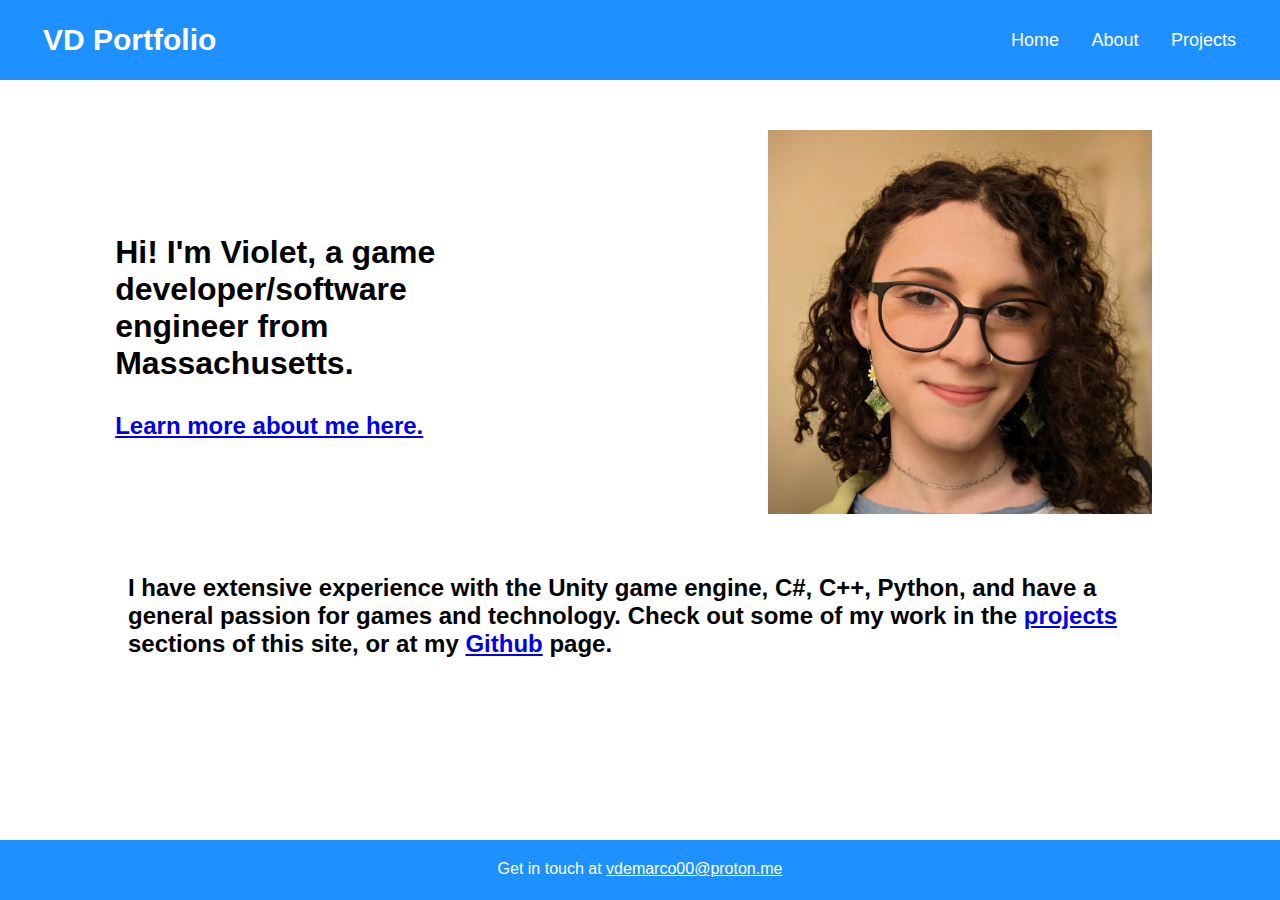
<file: index.html>
<!DOCTYPE html>
<html lang="en">
<head>
<title>VD Portfolio</title>
<link href="style.css" rel="stylesheet">
<meta charset="utf-8">
<meta  name="viewport" content="width=device-width, initial-scale=1.0">
<meta name="description" content="My portfolio website!">
</head>

<body>

<nav>
  <label class="logo"><a href="index.html">VD Portfolio</a></label>
  <ul>
    <li><a href="index.html">Home</a></li>
    <li><a href="about.html">About</a></li>
    <li><a href="projects.html">Projects</a></li>
  </ul>
</nav>
<div class="navspace"></div>
<div class="content">
    <div class="intro">
        <div>
            <h1 class="introText">Hi! I'm Violet, a game developer/software engineer from Massachusetts.</h1>
            <h2 class="abtLink"><a href="about.html">Learn more about me here.</a></h2>
        </div>
        <img class="headerImg" src="images/general/headerImg.jpg" alt="me">
    </div>
    <h2 class="desc1">I have extensive experience with the Unity game engine, C#, C++, Python, and have a general passion for games and technology. 
        Check out some of my work in the <a href="projects.html">projects</a> sections of this site, or at my <a href="https://github.com/vdemarco00/">Github</a> page.
    </h2>
</div>

<footer>
    Get in touch at <a href="mailto:vdemarco00@proton.me">vdemarco00@proton.me</a>
</footer>
</body>

</html>
</file>
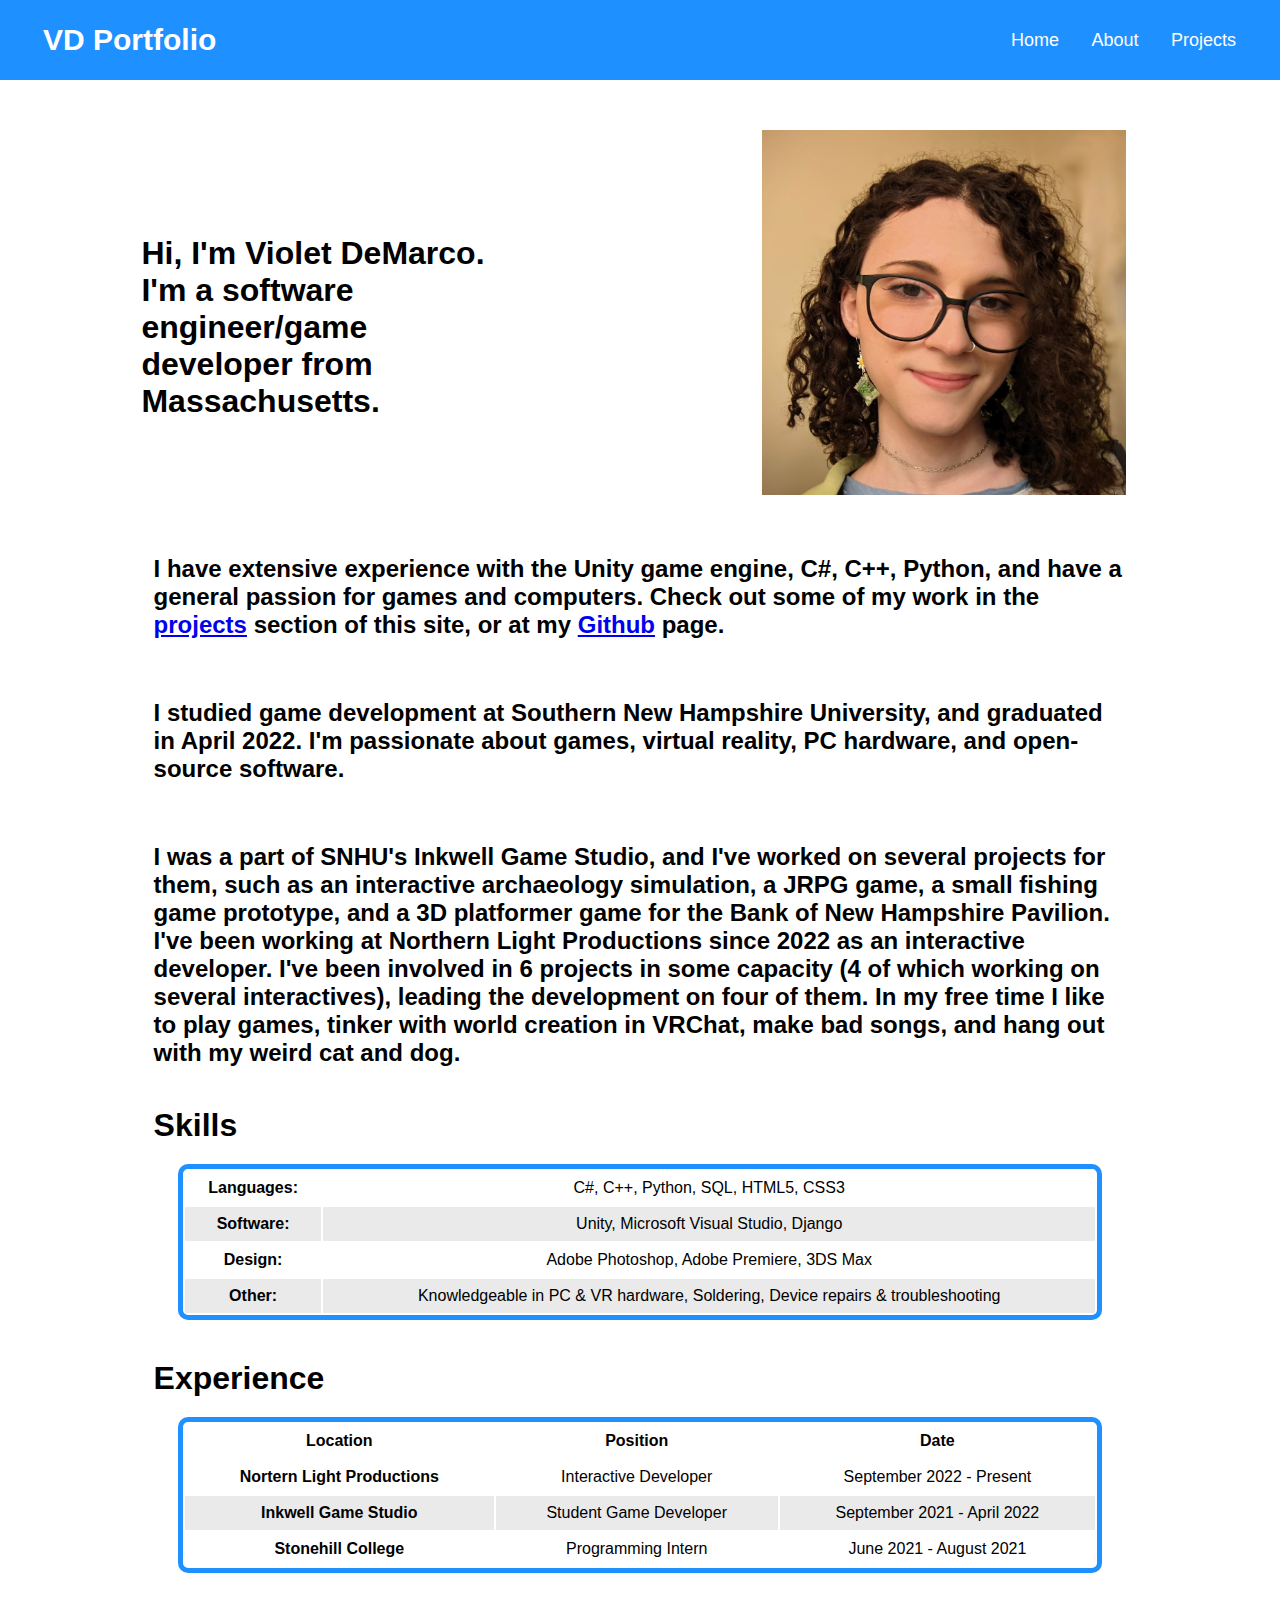
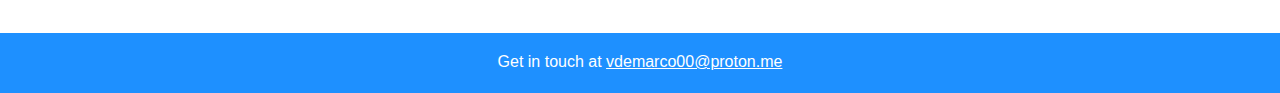
<file: about.html>
<!DOCTYPE html>
<html lang="en">
<head>
<title>VD Portfolio</title>
<link href="style.css" rel="stylesheet">
<meta charset="utf-8">
<meta  name="viewport" content="width=device-width, initial-scale=1.0">
<meta name="description" content="My portfolio website!">

</head>

<body>

<nav>
  <label class="logo"><a href="index.html">VD Portfolio</a></label>
  <ul>
    <li><a href="index.html">Home</a></li>
    <li><a href="about.html">About</a></li>
    <li><a href="projects.html">Projects</a></li>
  </ul>
</nav>
<div class="navspace"></div>
<div class="aboutContent">
    <div class="intro">
      <div>
        <h1 class="introText">Hi, I'm Violet DeMarco. I'm a software engineer/game developer from Massachusetts.</h1>
      </div>
      <img class="headerImg" src="images/general/headerImg.jpg" alt="me">
    </div>
    <h2 class="desc1">
      I have extensive experience with the Unity game engine, C#, C++, Python, and have a general passion for games and computers. 
      Check out some of my work in the <a href="projects.html">projects</a> section of this site, or at my <a href="https://github.com/vdemarco00/">Github</a> page.
    </h2>
    <h2 class="desc1">
      I studied game development at Southern New Hampshire University, and graduated in April 2022. 
      I'm passionate about games, virtual reality, PC hardware, and open-source software.
    </h2>
    <h2 class="desc1">
      I was a part of SNHU's Inkwell Game Studio, and I've worked on several projects for them, 
      such as an interactive archaeology simulation, a JRPG game, a small fishing game prototype, 
      and a 3D platformer game for the Bank of New Hampshire Pavilion. I've been working at Northern Light Productions
      since 2022 as an interactive developer. I've been involved in 6 projects in some capacity (4 of which working on several interactives), 
      leading the development on four of them. 
      
      In my free time I like to play games, tinker with world creation in VRChat, make bad songs, and 
      hang out with my weird cat and dog.
    </h2>
    <div class="tableContainer">
      <h1>Skills</h1>
      <table border="1">
        <tr>
          <th>Languages:</th>
          <td>C#, C++, Python, SQL, HTML5, CSS3</td>
        </tr>
        <tr class="altrow">
          <th>Software:</th>
          <td>Unity, Microsoft Visual Studio, Django</td>
        </tr>
        <tr>
          <th>Design:</th>
          <td>Adobe Photoshop, Adobe Premiere, 3DS Max</td>
        </tr>
        <tr class="altrow">
          <th>Other:</th>
          <td>Knowledgeable in PC & VR hardware, Soldering, Device repairs & troubleshooting</td>
        </tr>
      </table>
    </div>
        <div class="tableContainer">
      <h1>Experience</h1>
      <table border="1">
        <tr>
          <th>Location</th>
          <th>Position</th>
          <th>Date</th>
        </tr>
        <tr>
          <th>Nortern Light Productions</th>
          <td>Interactive Developer</td>
          <td>September 2022 - Present</td>
        </tr>
        <tr class="altrow">
          <th>Inkwell Game Studio</th>
          <td>Student Game Developer</td>
          <td>September 2021 - April 2022</td>
        </tr>
        <tr>
          <th>Stonehill College</th>
          <td>Programming Intern</td>
          <td>June 2021 - August 2021</td>
        </tr>
      </table>
    </div>
    
</div>

<footer>
  Get in touch at <a href="mailto:vdemarco00@proton.me">vdemarco00@proton.me</a>
</footer>
</body>

</html>
</file>
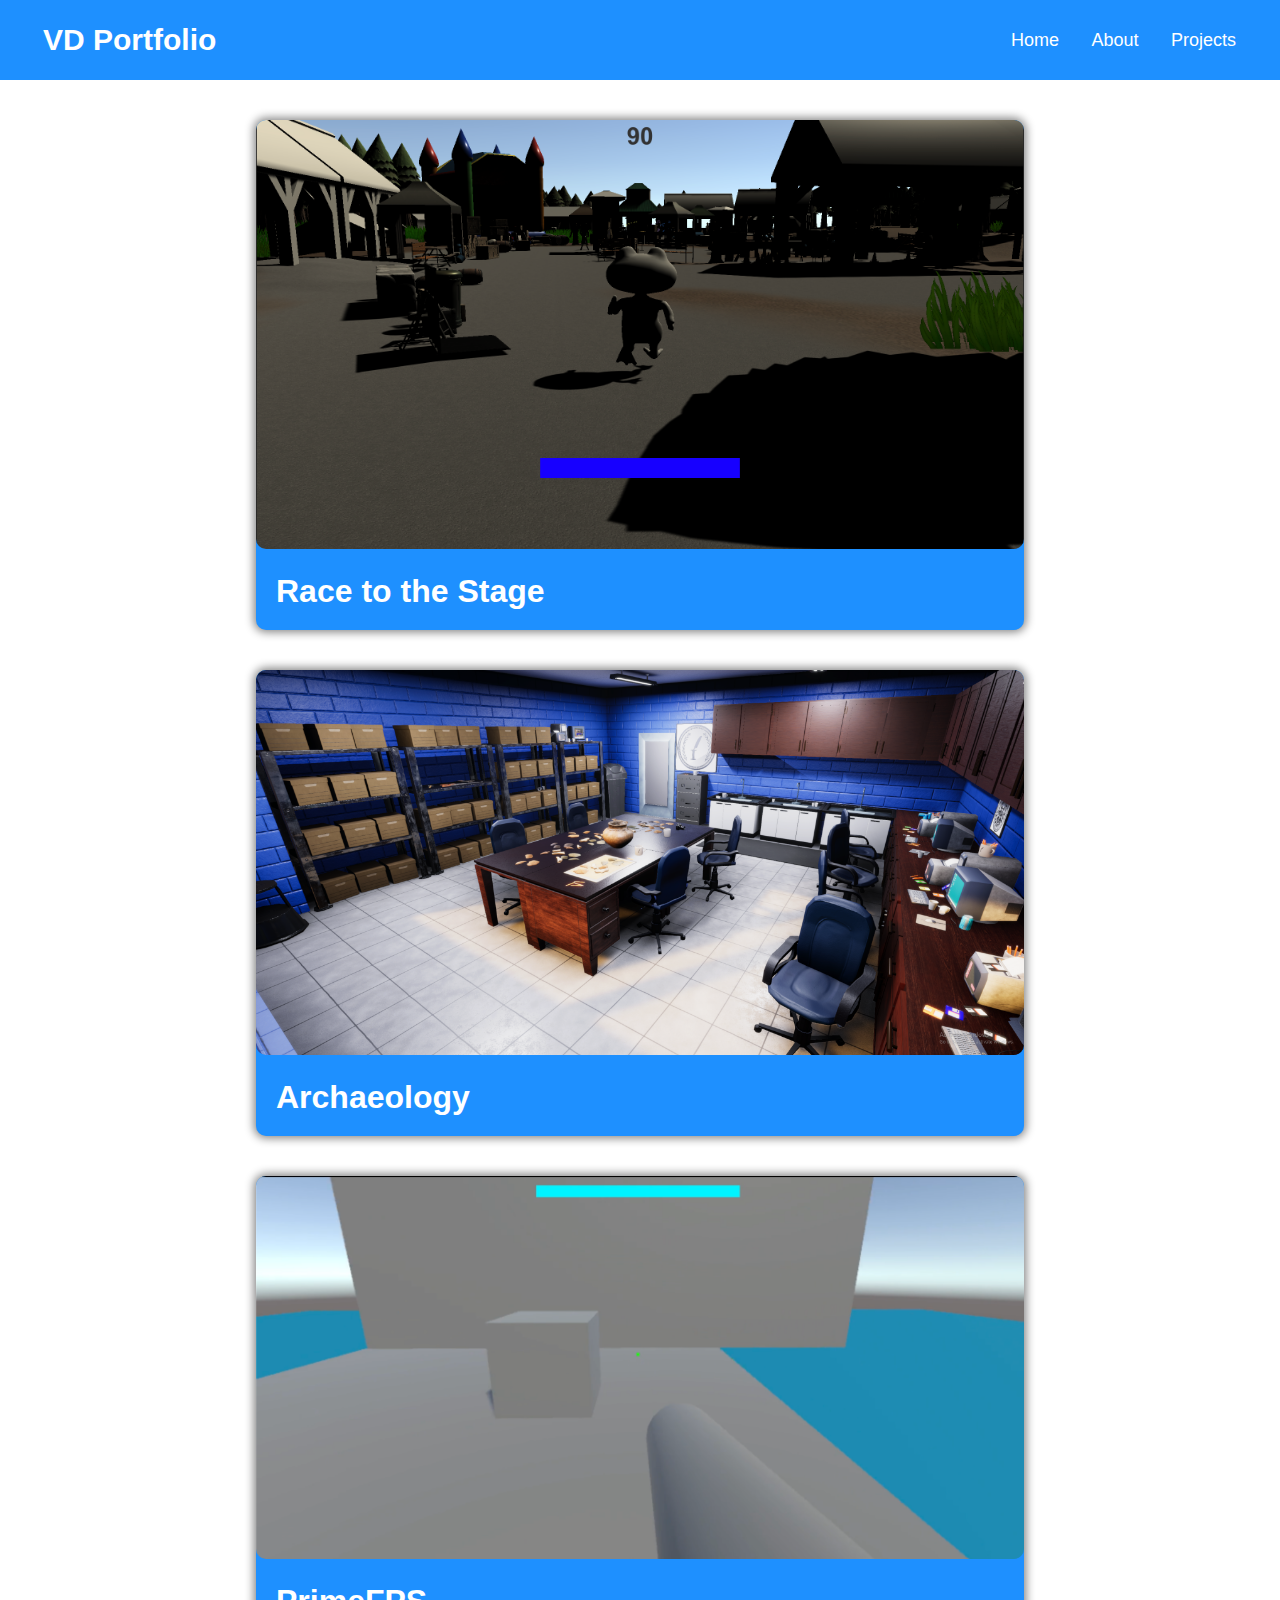
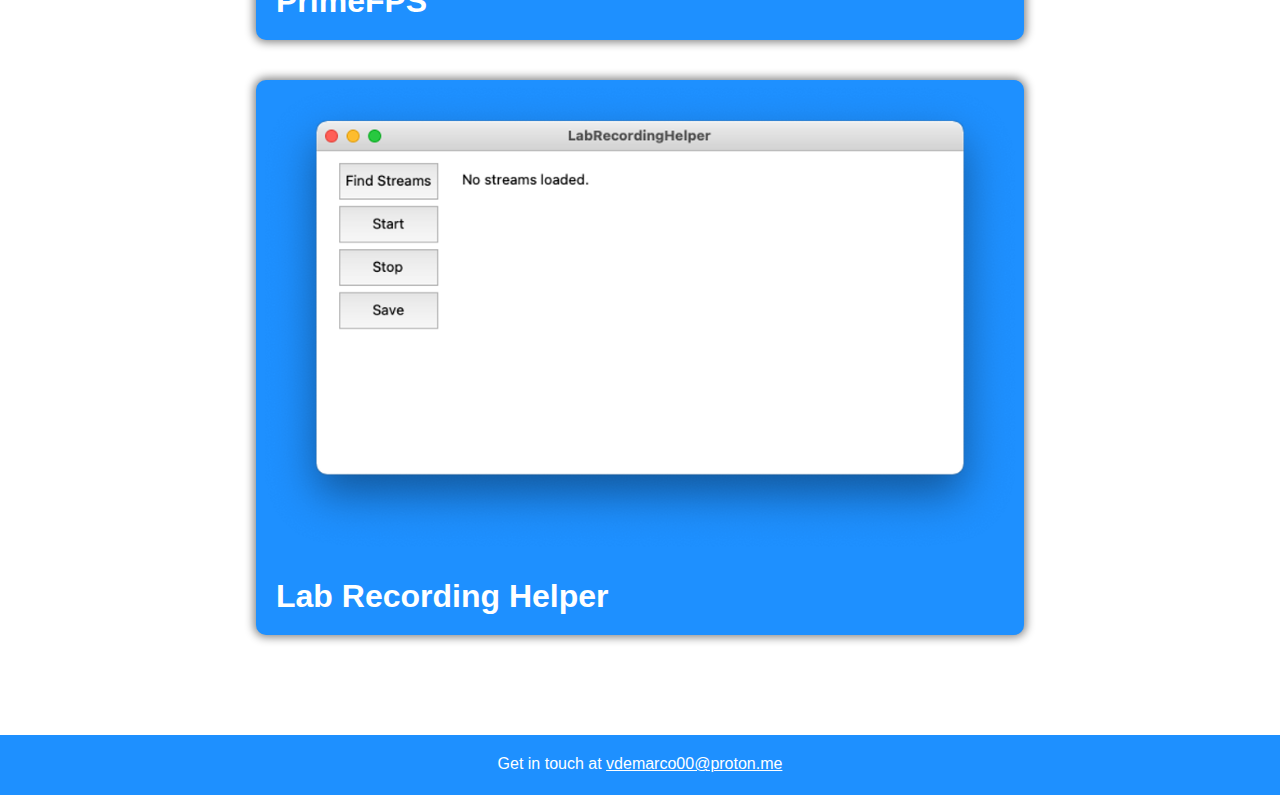
<file: projects.html>
<!DOCTYPE html>
<html lang="en">
<head>
<title>VD Portfolio</title>
<link href="style.css" rel="stylesheet">
<meta charset="utf-8">
<meta  name="viewport" content="width=device-width, initial-scale=1.0">
<meta name="description" content="My portfolio website!">

</head>

<body>

<nav>
  <label class="logo"><a href="index.html">VD Portfolio</a></label>
  <ul>
    <li><a href="index.html">Home</a></li>
    <li><a href="about.html">About</a></li>
    <li><a href="projects.html">Projects</a></li>
  </ul>
</nav>
<div class="navspace"></div>
<div class="content">
    <div class="projectContainer">
      <img src="images/rtts/rtts1.png" alt="rtts">
        <a href="project-pages/rtts.html">
          <h1>Race to the Stage</h1>
        </a>
    </div>
    <div class="projectContainer">
      <img src="images/arch/archImg1.png" alt="arch">
        <a href="project-pages/arch.html">
          <h1>Archaeology</h1>
        </a>
    </div>
    <div class="projectContainer">
      <img src="images/pfps/pfps1.png" alt="pfps">
        <a href="project-pages/pFPS.html">
          <h1>PrimeFPS</h1>
        </a>
    </div>
    <div class="projectContainer">
      <img src="images/lrh/lrh1.png" alt="lrh">
        <a href="project-pages/lrh.html">
          <h1>Lab Recording Helper</h1>
        </a>
    </div>
</div>

<footer>
  Get in touch at <a href="mailto:vdemarco00@proton.me">vdemarco00@proton.me</a>
</footer>
</body>

</html>
</file>
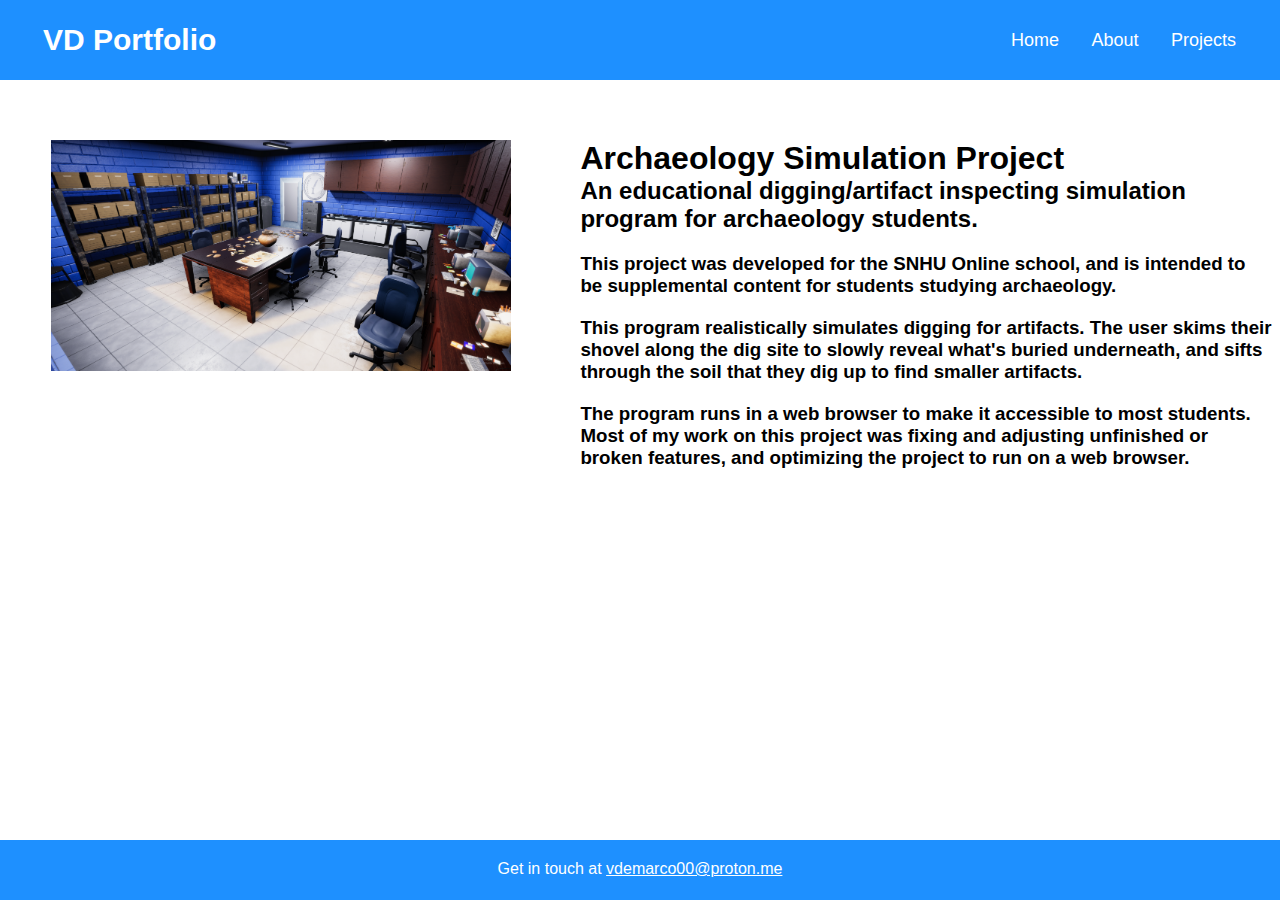
<file: project-pages/arch.html>
<!DOCTYPE html>
<html lang="en">
<head>
<title>VD Portfolio</title>
<link href="../style.css" rel="stylesheet">
<meta charset="utf-8">
<meta  name="viewport" content="width=device-width, initial-scale=1.0">
<meta name="description" content="My portfolio website!">

</head>

<body>

<nav>
  <label class="logo"><a href="../index.html">VD Portfolio</a></label>
  <ul>
    <li><a href="../index.html">Home</a></li>
    <li><a href="../about.html">About</a></li>
    <li><a href="../projects.html">Projects</a></li>
  </ul>
</nav>
<div class="navspace"></div>
<div class="gameContent">
    <img src="../images/arch/archImg1.png" alt="Screenshot from the game.">
    <div class="gameContent1">
        <h1>Archaeology Simulation Project</h1>
        <h2>An educational digging/artifact inspecting simulation program for archaeology students.</h2>
        <h3>
            This project was developed for the SNHU Online school, and is intended to be supplemental content for students studying
            archaeology.
        </h3>
        <h3>
            This program realistically simulates digging for artifacts. The user skims their shovel along the dig site to
            slowly reveal what's buried underneath, and sifts through the soil that they dig up to find smaller artifacts.
        </h3>
        <h3>
            The program runs in a web browser to make it accessible to most students. Most of my work on this project was fixing and adjusting unfinished 
            or broken features, and optimizing the project to run on a web browser.
        </h3>
    </div>
</div>

<footer>
    Get in touch at <a href="mailto:vdemarco00@proton.me">vdemarco00@proton.me</a>
</footer>
</body>

</html>
</file>
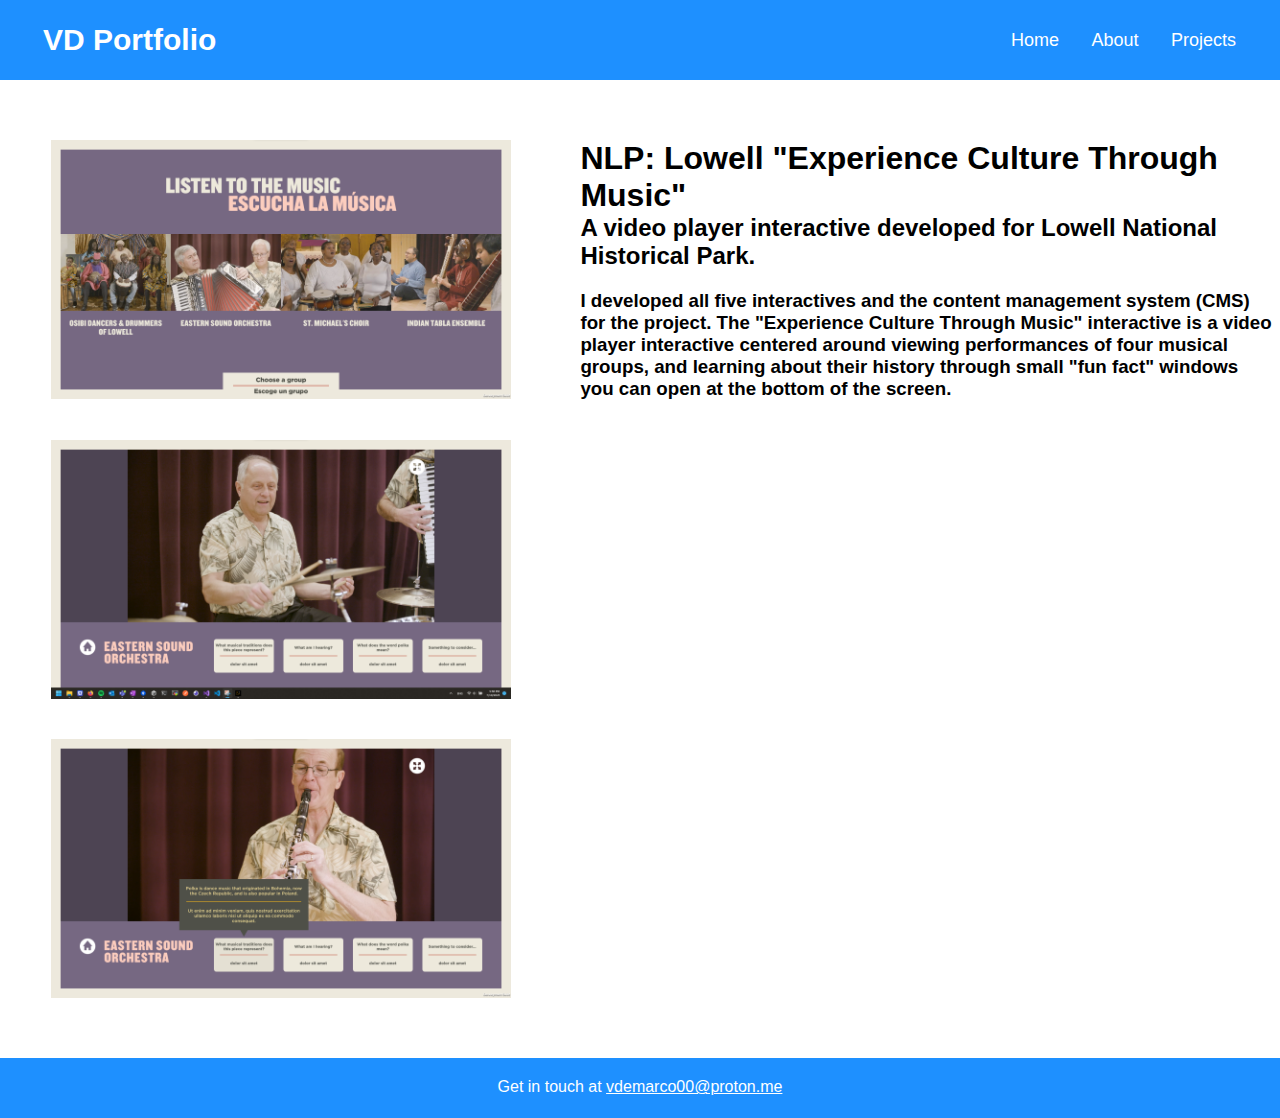
<file: project-pages/lowe-ecm.html>
<!DOCTYPE html>
<html lang="en">
<head>
<title>VD Portfolio</title>
<link href="../style.css" rel="stylesheet">
<meta charset="utf-8">
<meta  name="viewport" content="width=device-width, initial-scale=1.0">
<meta name="description" content="My portfolio website!">

</head>

<body>

<nav>
  <label class="logo"><a href="../index.html">VD Portfolio</a></label>
  <ul>
    <li><a href="../index.html">Home</a></li>
    <li><a href="../about.html">About</a></li>
    <li><a href="../projects.html">Projects</a></li>
  </ul>
</nav>
<div class="navspace"></div>
<div class="gameContent">
    <img src="../images/lowe/ecm/ecm1.png" alt="Screenshot from ECM">
    <div class="gameContent1">
      <h1>NLP: Lowell "Experience Culture Through Music"</h1>
      <h2>A video player interactive developed for Lowell National Historical Park.</h2>
      <h3>
        I developed all five interactives and the content management system (CMS) for the project. The "Experience Culture Through Music" interactive
        is a video player interactive centered around viewing performances of four musical groups, and learning about their history through small "fun fact"
        windows you can open at the bottom of the screen.
      </h3>
    </div>
    <img src="../images/lowe/ecm/ecm2.png" alt="Screenshot from ECM">
    <img src="../images/lowe/ecm/ecm3.png" alt="Screenshot from ECM">
  </div>

<footer>
    Get in touch at <a href="mailto:vdemarco00@proton.me">vdemarco00@proton.me</a>
</footer>
</body>

</html>
</file>
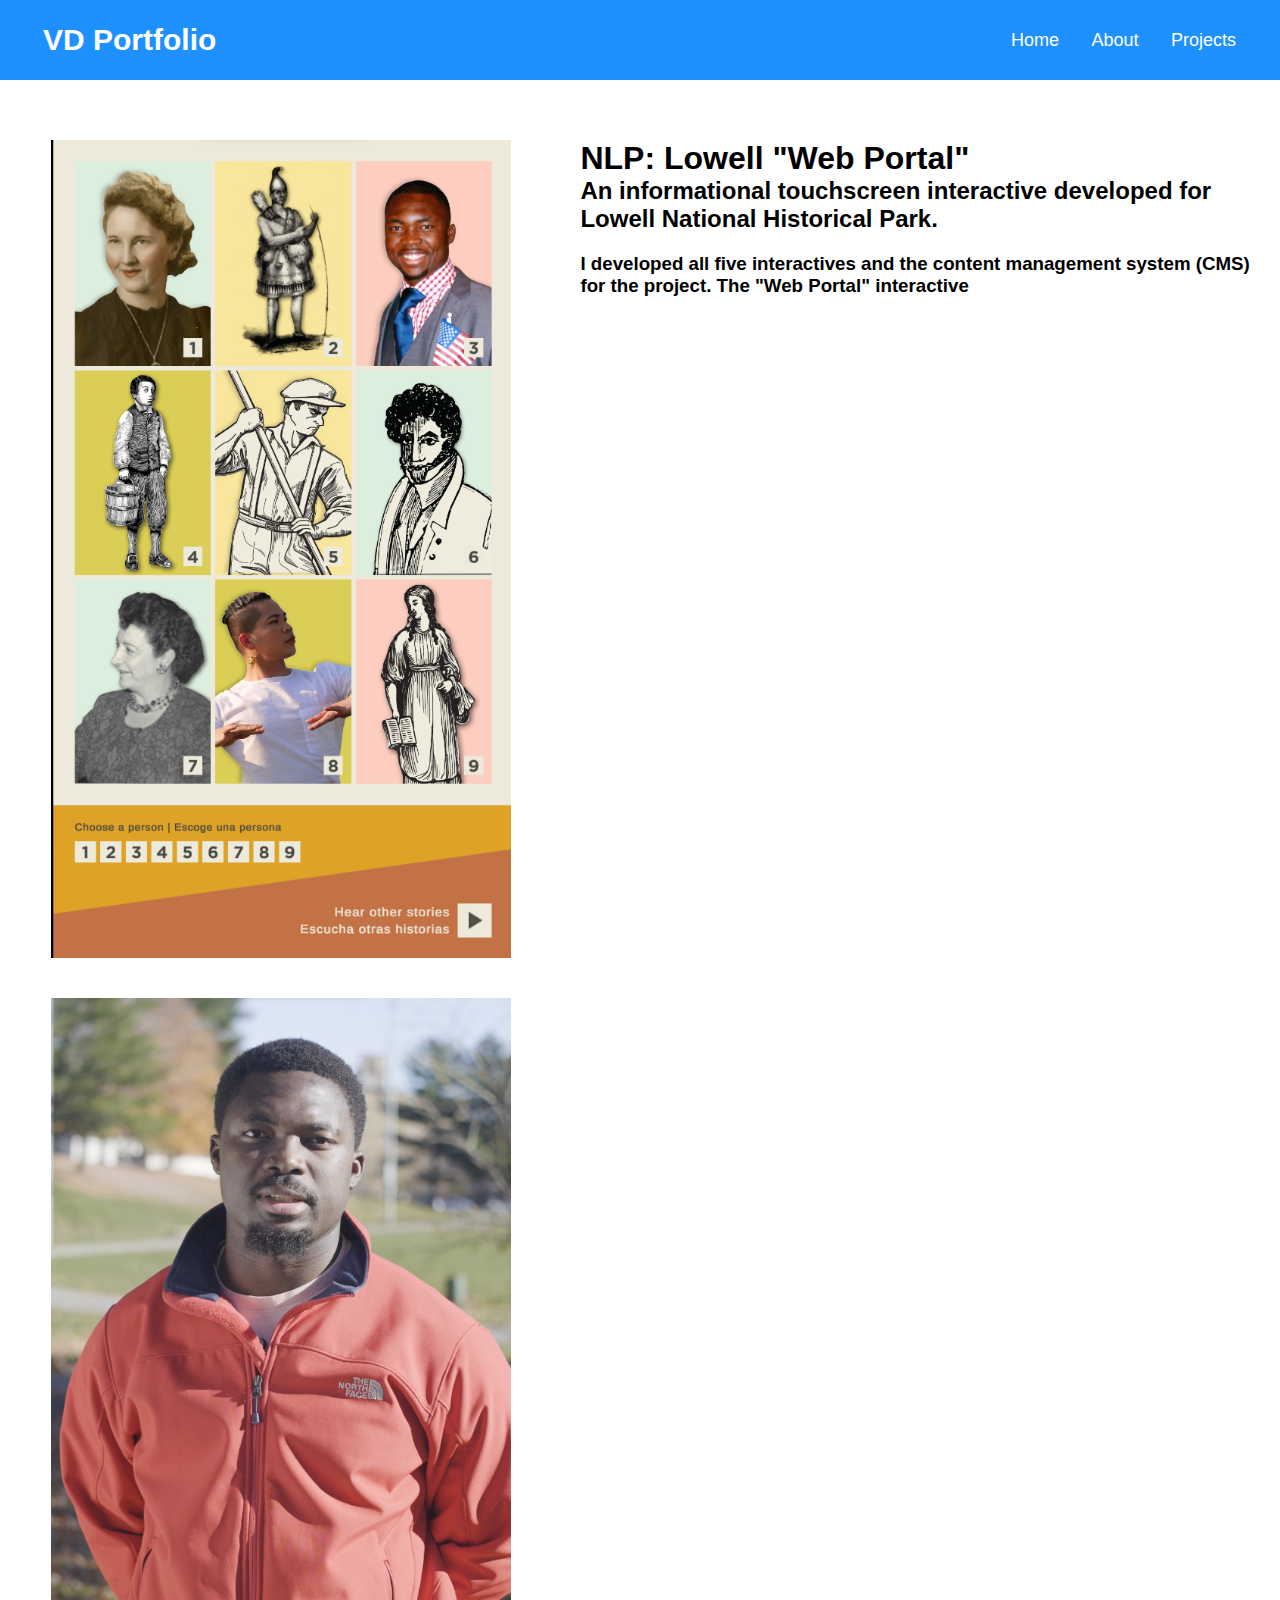
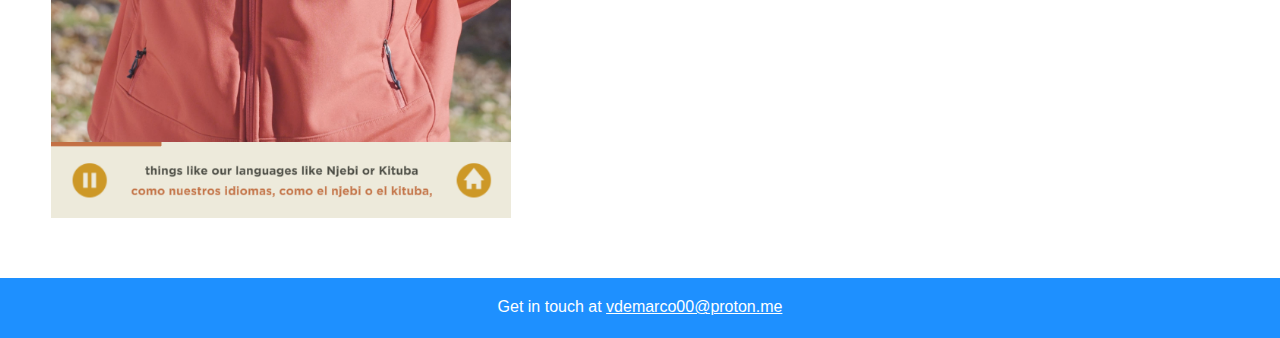
<file: project-pages/lowe-fyh.html>
<!DOCTYPE html>
<html lang="en">
<head>
<title>VD Portfolio</title>
<link href="../style.css" rel="stylesheet">
<meta charset="utf-8">
<meta  name="viewport" content="width=device-width, initial-scale=1.0">
<meta name="description" content="My portfolio website!">

</head>

<body>

<nav>
  <label class="logo"><a href="../index.html">VD Portfolio</a></label>
  <ul>
    <li><a href="../index.html">Home</a></li>
    <li><a href="../about.html">About</a></li>
    <li><a href="../projects.html">Projects</a></li>
  </ul>
</nav>
<div class="navspace"></div>
<div class="gameContent">
    <img src="../images/lowe/mes/mes1.png" alt="Screenshot from MES">
    <div class="gameContent1">
      <h1>NLP: Lowell "Web Portal"</h1>
      <h2>An informational touchscreen interactive developed for Lowell National Historical Park.</h2>
      <h3>
        I developed all five interactives and the content management system (CMS) for the project. The "Web Portal" interactive
      </h3>
    </div>
    <img src="../images/lowe/mes/mes2.png" alt="Screenshot from MES">
  </div>

<footer>
    Get in touch at <a href="mailto:vdemarco00@proton.me">vdemarco00@proton.me</a>
</footer>
</body>

</html>
</file>
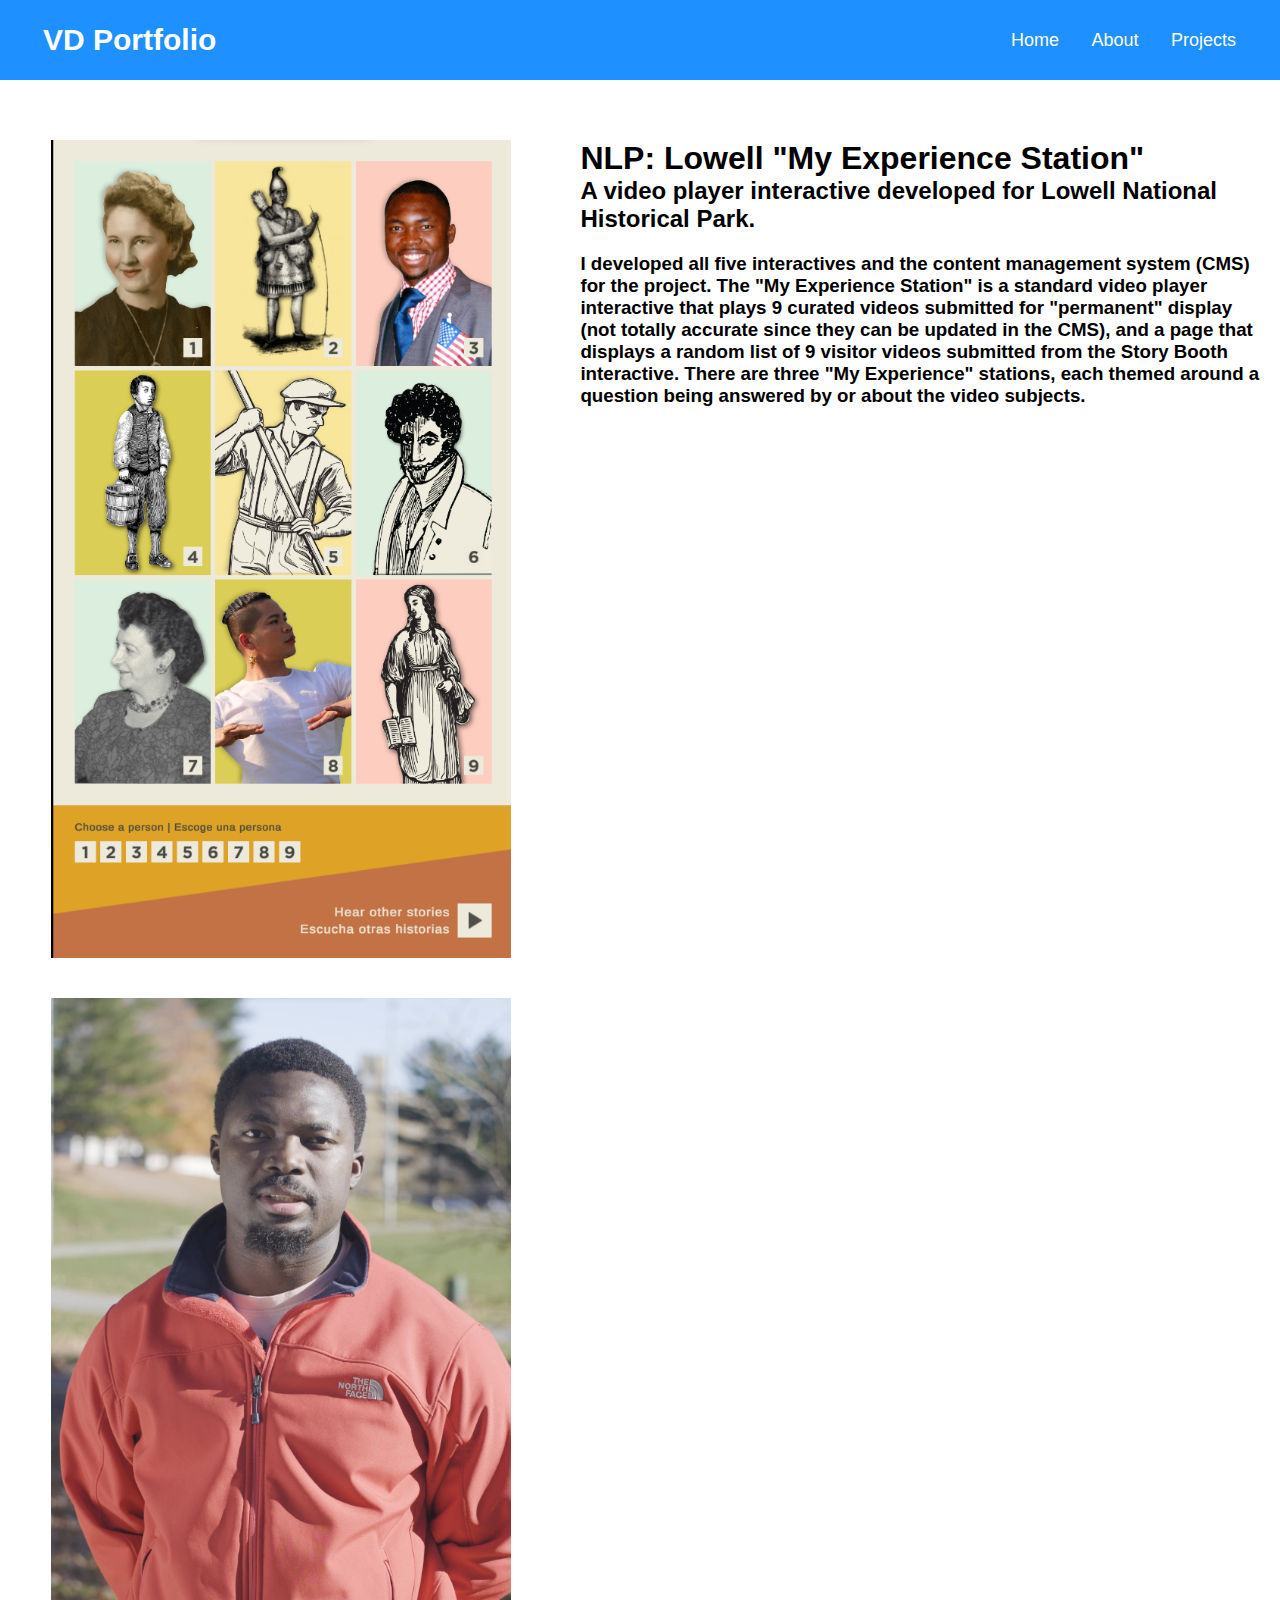
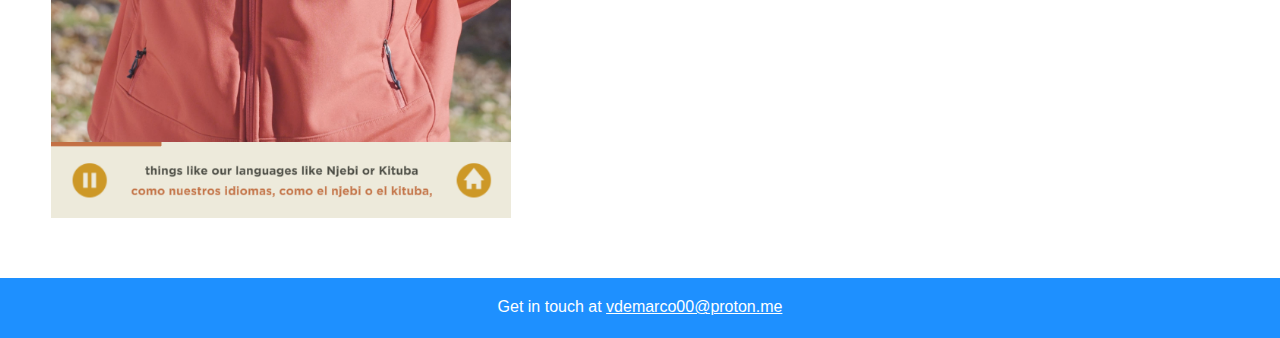
<file: project-pages/lowe-mes.html>
<!DOCTYPE html>
<html lang="en">
<head>
<title>VD Portfolio</title>
<link href="../style.css" rel="stylesheet">
<meta charset="utf-8">
<meta  name="viewport" content="width=device-width, initial-scale=1.0">
<meta name="description" content="My portfolio website!">

</head>

<body>

<nav>
  <label class="logo"><a href="../index.html">VD Portfolio</a></label>
  <ul>
    <li><a href="../index.html">Home</a></li>
    <li><a href="../about.html">About</a></li>
    <li><a href="../projects.html">Projects</a></li>
  </ul>
</nav>
<div class="navspace"></div>
<div class="gameContent">
    <img src="../images/lowe/mes/mes1.png" alt="Screenshot from MES">
    <div class="gameContent1">
      <h1>NLP: Lowell "My Experience Station"</h1>
      <h2>A video player interactive developed for Lowell National Historical Park.</h2>
      <h3>
        I developed all five interactives and the content management system (CMS) for the project. The "My Experience Station" is a standard
        video player interactive that plays 9 curated videos submitted for "permanent" display (not totally accurate since they can be updated in the CMS),
        and a page that displays a random list of 9 visitor videos submitted from the Story Booth interactive. There are three "My Experience" stations, 
        each themed around a question being answered by or about the video subjects.
      </h3>
    </div>
    <img src="../images/lowe/mes/mes2.png" alt="Screenshot from MES">
  </div>

<footer>
    Get in touch at <a href="mailto:vdemarco00@proton.me">vdemarco00@proton.me</a>
</footer>
</body>

</html>
</file>
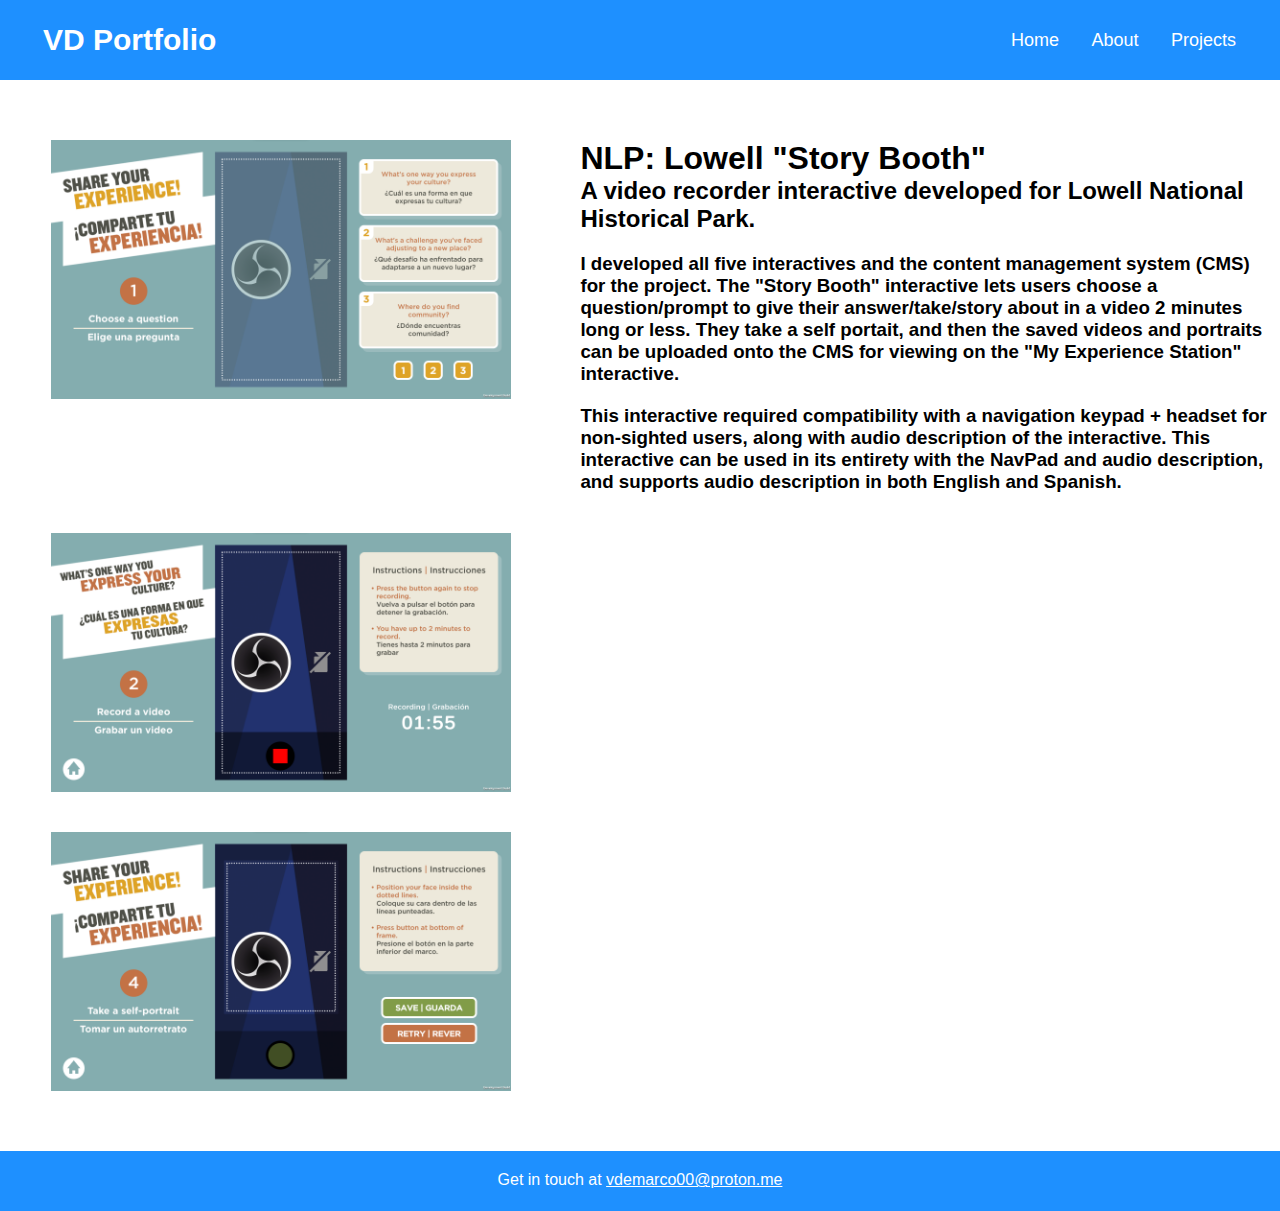
<file: project-pages/lowe-sb.html>
<!DOCTYPE html>
<html lang="en">
<head>
<title>VD Portfolio</title>
<link href="../style.css" rel="stylesheet">
<meta charset="utf-8">
<meta  name="viewport" content="width=device-width, initial-scale=1.0">
<meta name="description" content="My portfolio website!">

</head>

<body>

<nav>
  <label class="logo"><a href="../index.html">VD Portfolio</a></label>
  <ul>
    <li><a href="../index.html">Home</a></li>
    <li><a href="../about.html">About</a></li>
    <li><a href="../projects.html">Projects</a></li>
  </ul>
</nav>
<div class="navspace"></div>
<div class="gameContent">
    <img src="../images/lowe/sb/sb1.png" alt="Screenshot from SB">
    <div class="gameContent1">
      <h1>NLP: Lowell "Story Booth"</h1>
      <h2>A video recorder interactive developed for Lowell National Historical Park.</h2>
      <h3>
        I developed all five interactives and the content management system (CMS) for the project. The "Story Booth" interactive lets users choose a question/prompt to
        give their answer/take/story about in a video 2 minutes long or less. They take a self portait, and then the saved videos and portraits can be uploaded onto the CMS
        for viewing on the "My Experience Station" interactive.
      </h3>
      <h3>
        This interactive required compatibility with a navigation keypad + headset for non-sighted users, along with audio description of the interactive.
        This interactive can be used in its entirety with the NavPad and audio description, and supports audio description in both English and Spanish.
      </h3>
    </div>
    <img src="../images/lowe/sb/sb2.png" alt="Screenshot from SB">
    <img src="../images/lowe/sb/sb3.png" alt="Screenshot from SB">
  </div>

<footer>
    Get in touch at <a href="mailto:vdemarco00@proton.me">vdemarco00@proton.me</a>
</footer>
</body>

</html>
</file>
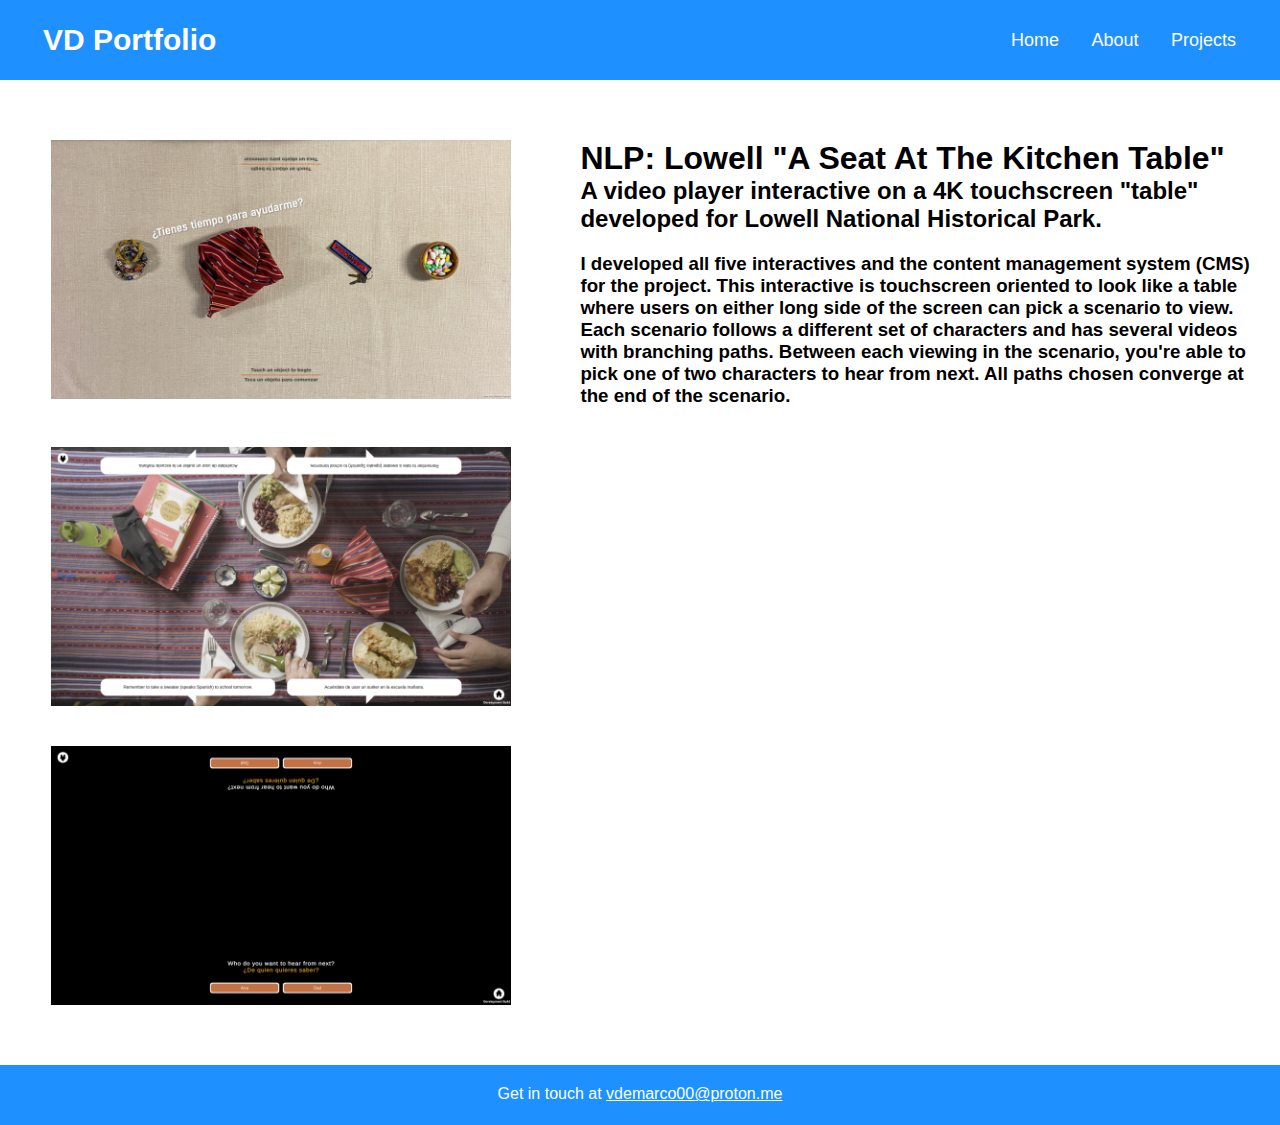
<file: project-pages/lowe-skt.html>
<!DOCTYPE html>
<html lang="en">
<head>
<title>VD Portfolio</title>
<link href="../style.css" rel="stylesheet">
<meta charset="utf-8">
<meta  name="viewport" content="width=device-width, initial-scale=1.0">
<meta name="description" content="My portfolio website!">

</head>

<body>

<nav>
  <label class="logo"><a href="../index.html">VD Portfolio</a></label>
  <ul>
    <li><a href="../index.html">Home</a></li>
    <li><a href="../about.html">About</a></li>
    <li><a href="../projects.html">Projects</a></li>
  </ul>
</nav>
<div class="navspace"></div>
<div class="gameContent">
    <img src="../images/lowe/skt/skt1.png" alt="Screenshot from SB">
    <div class="gameContent1">
      <h1>NLP: Lowell "A Seat At The Kitchen Table"</h1>
      <h2>A video player interactive on a 4K touchscreen "table" developed for Lowell National Historical Park.</h2>
      <h3>
        I developed all five interactives and the content management system (CMS) for the project. This interactive is touchscreen oriented to look like a table
        where users on either long side of the screen can pick a scenario to view. Each scenario follows a different set of characters and has several videos with branching paths. 
        Between each viewing in the scenario, you're able to pick one of two characters to hear from next. All paths chosen converge at the end of the scenario.
      </h3>
    </div>
    <img src="../images/lowe/skt/skt2.png" alt="Screenshot from SB">
    <img src="../images/lowe/skt/skt3.png" alt="Screenshot from SB">
  </div>

<footer>
    Get in touch at <a href="mailto:vdemarco00@proton.me">vdemarco00@proton.me</a>
</footer>
</body>

</html>
</file>
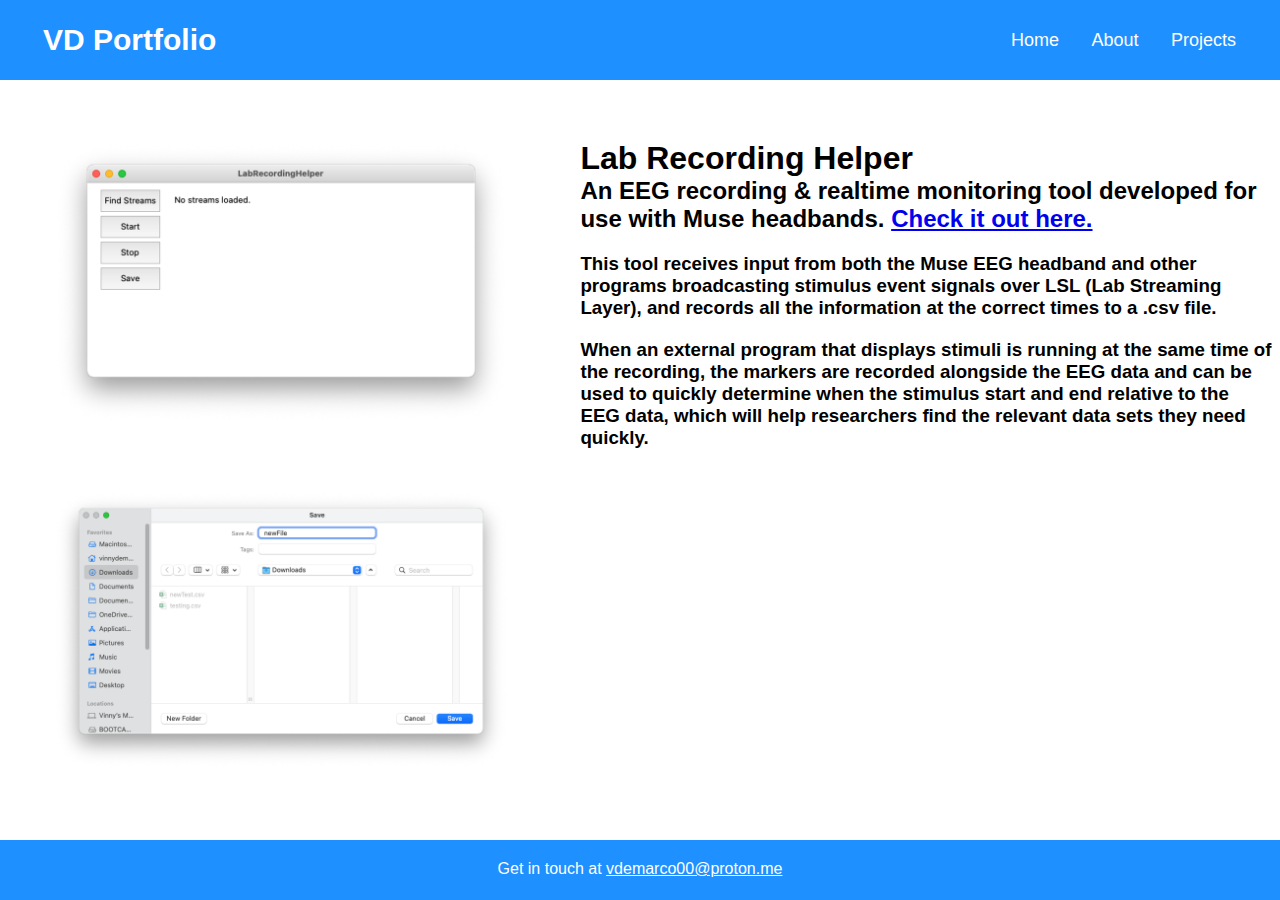
<file: project-pages/lrh.html>
<!DOCTYPE html>
<html lang="en">
<head>
<title>VD Portfolio</title>
<link href="../style.css" rel="stylesheet">
<meta charset="utf-8">
<meta  name="viewport" content="width=device-width, initial-scale=1.0">
<meta name="description" content="My portfolio website!">

</head>

<body>

<nav>
  <label class="logo"><a href="../index.html">VD Portfolio</a></label>
  <ul>
    <li><a href="../index.html">Home</a></li>
    <li><a href="../about.html">About</a></li>
    <li><a href="../projects.html">Projects</a></li>
  </ul>
</nav>
<div class="navspace"></div>
<div class="gameContent">
    <img src="../images/lrh/lrh1.png" alt="Screenshot from LRH">
    <div class="gameContent1">
      <h1>Lab Recording Helper</h1>
      <h2>An EEG recording & realtime monitoring tool developed for use with Muse headbands. <a href="https://github.com/vdemarco00/LabRecordingHelper">Check it out here.</a></h2>
      <h3>
        This tool receives input from both the Muse EEG headband and other programs broadcasting 
        stimulus event signals over LSL (Lab Streaming Layer), and records all the information at the correct times 
        to a .csv file. 
      </h3>
      <h3>
        When an external program that displays stimuli is running at the same time of the recording, 
        the markers are recorded alongside the EEG data and can be used to quickly determine when the stimulus start and end relative to the
        EEG data, which will help researchers find the relevant data sets they need quickly.
      </h3>
    </div>
    <img src="../images/lrh/lrh2.png" alt="Screenshot from LRH">
  </div>

<footer>
    Get in touch at <a href="mailto:vdemarco00@proton.me">vdemarco00@proton.me</a>
</footer>
</body>

</html>
</file>
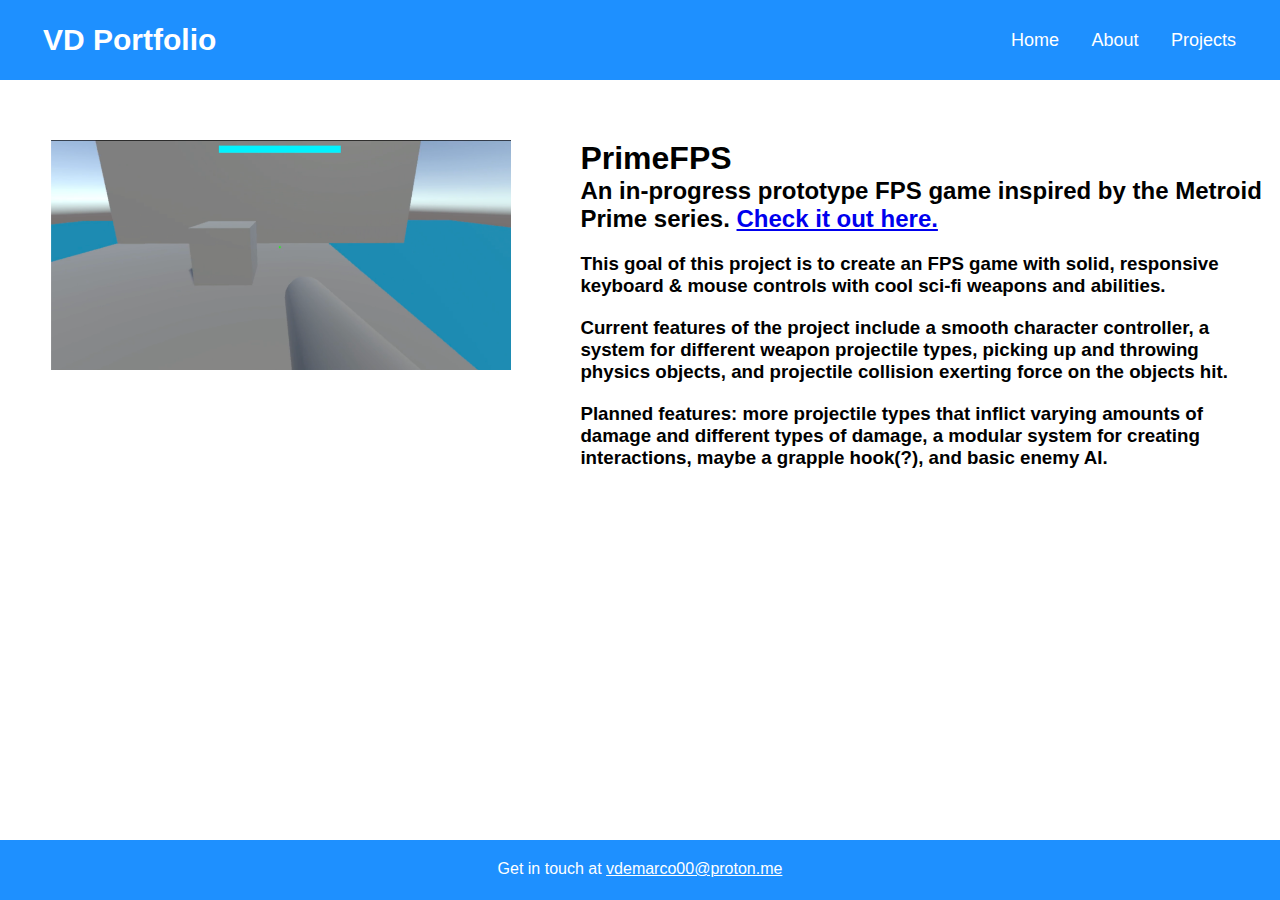
<file: project-pages/pFPS.html>
<!DOCTYPE html>
<html lang="en">
<head>
<title>VD Portfolio</title>
<link href="../style.css" rel="stylesheet">
<meta charset="utf-8">
<meta  name="viewport" content="width=device-width, initial-scale=1.0">
<meta name="description" content="My portfolio website!">

</head>

<body>

<nav>
  <label class="logo"><a href="../index.html">VD Portfolio</a></label>
  <ul>
    <li><a href="../index.html">Home</a></li>
    <li><a href="../about.html">About</a></li>
    <li><a href="../projects.html">Projects</a></li>
  </ul>
</nav>
<div class="navspace"></div>
<div class="gameContent">
    <img src="../images/pfps/pfps1.png" alt="Screenshot from PFPS">
    <div class="gameContent1">
      <h1>PrimeFPS</h1>
      <h2>An in-progress prototype FPS game inspired by the Metroid Prime series. <a href="https://github.com/vdemarco00/PrimeFPS">Check it out here.</a></h2>
      <h3>This goal of this project is to create an FPS game with solid, responsive keyboard & mouse controls 
        with cool sci-fi weapons and abilities.
      </h3>
      <h3>
        Current features of the project include a smooth character controller, a system for different weapon projectile types, picking up and throwing physics
        objects, and projectile collision exerting force on the objects hit.
      </h3>
      <h3>
        Planned features: more projectile types that inflict varying amounts of damage and different types of damage, a modular system for creating interactions,
        maybe a grapple hook(?), and basic enemy AI.
      </h3>
    </div>
  </div>

<footer>
    Get in touch at <a href="mailto:vdemarco00@proton.me">vdemarco00@proton.me</a>
</footer>
</body>

</html>
</file>
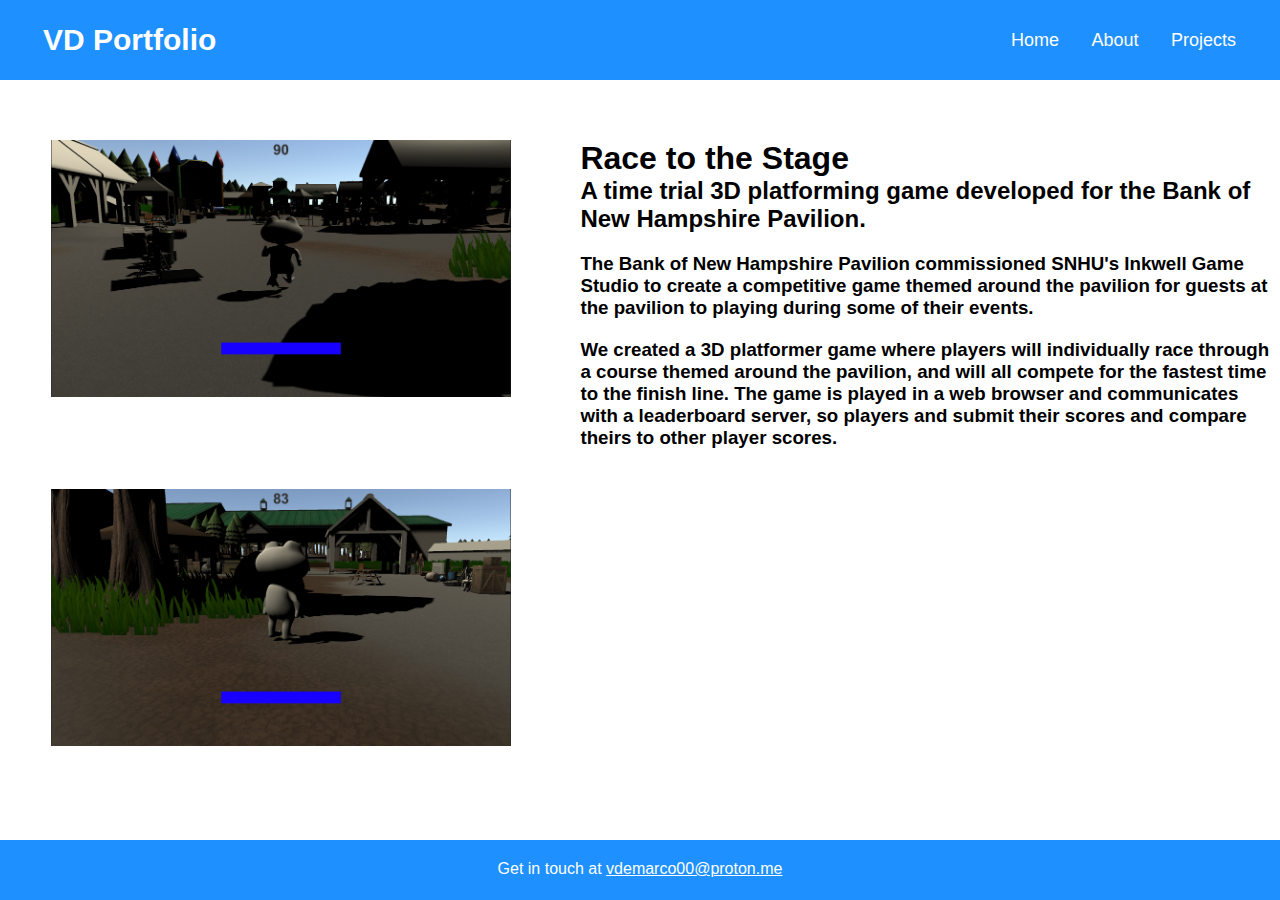
<file: project-pages/rtts.html>
<!DOCTYPE html>
<html lang="en">
<head>
<title>VD Portfolio</title>
<link href="../style.css" rel="stylesheet">
<meta charset="utf-8">
<meta  name="viewport" content="width=device-width, initial-scale=1.0">
<meta name="description" content="My portfolio website!">

</head>

<body>

<nav>
  <label class="logo"><a href="../index.html">VD Portfolio</a></label>
  <ul>
    <li><a href="../index.html">Home</a></li>
    <li><a href="../about.html">About</a></li>
    <li><a href="../projects.html">Projects</a></li>
  </ul>
</nav>
<div class="navspace"></div>
<div class="gameContent">
    <img src="../images/rtts/rtts1.png" alt="Screenshot from RTTS">
    <div class="gameContent1">
      <h1>Race to the Stage</h1>
      <h2>A time trial 3D platforming game developed for the Bank of New Hampshire Pavilion.</h2>
      <h3>
        The Bank of New Hampshire Pavilion commissioned SNHU's Inkwell Game Studio to create a 
        competitive game themed around the pavilion for guests at the pavilion to playing during some 
        of their events.
      </h3>
      <h3>
        We created a 3D platformer game where players will individually race through a course themed around the 
        pavilion, and will all compete for the fastest time to the finish line. The game is played in a web browser 
        and communicates with a leaderboard server, so players and submit their scores and compare theirs to other player scores.
      </h3>
    </div>
    <img src="../images/rtts/rtts2.png" alt="Screenshot from RTTS">
  </div>

<footer>
    Get in touch at <a href="mailto:vdemarco00@proton.me">vdemarco00@proton.me</a>
</footer>
</body>

</html>
</file>
<file: style.css>
* {
    padding: 0;
    margin: 0;
}


body {
    font-family: Arial, Helvetica, sans-serif;
    min-height: 100vh;
}

nav {
    background-color: dodgerblue;
    height: 80px;
    width: 100%;
    position: fixed;
}

.logo {
    font-size: 30px;
    font-weight: bold;
    line-height: 80px;
    padding-left: 30px;
}

.logo a {
    color: white;
    padding: 7px 13px;
    border-radius: 10px;
    text-decoration: none;
    transition: 0.5s;
}

nav ul {
    float: right;
    padding-right: 30px;
}

nav ul li {
    display: inline-block;
    line-height: 80px;
    margin-left: 1px;
    margin-right: 1px;
}

nav ul li a {
    color: white;
    font-size: 18px;
    padding: 7px 13px;
    border-radius: 5px;
    text-decoration: none;
    transition: 0.5s;
}

.navspace {
    height: 80px;
    width: 100%;
}

nav a:active, nav a:hover{
    background-color: cornflowerblue;
}

.content {
    padding-top: 80px;
    padding-bottom: 60px;
}

.aboutContent {
    padding-top: 80px;
    padding-bottom: 60px;
    max-width: 95%;
    margin: auto;
}

.intro {
    display: flex;
    flex-wrap: nowrap;
    align-items: center;
}

img {
    max-width: 100%;
}

.headerImg {
    flex-basis: 80%;
    padding-top: 30px;
    padding-right: 10%;
    max-width: 30%;
    max-height: 30%;
    min-width: 10%;
    min-height: 10%;
}

.introText {
    padding-left: 15%;
    padding-top: 60px;
    width: 50%;
}

.abtLink {
    padding-left: 15%;
    padding-top: 30px;
}

.desc1 {
    padding-left: 10%;
    padding-top: 60px;
    width: 80%;
}

footer {
    position: sticky;
    color: white;
    top: 100%;
    text-align: center;
    padding-top: 20px;
    height: 40px;
    background-color: dodgerblue;
}

h3 {
    padding-top: 20px;
}

.tableContainer {
    margin: auto;
    width: 80%;
    padding-top: 40px;
}

.tableContainer h1 {
    padding-bottom: 20px;
}

table {
    margin: auto;
    width: 95%;
    border: 5px solid dodgerblue; 
    border-radius: 10px;
}

th {
    padding: 0.5em;
    border-style: none;
    }

td {
    padding: 0.5em;
    text-align: center;
    border-style: none;
}

  .altrow { background-color: #eaeaea; }


.projectContainer {
    margin: auto;
    justify-self: center;
    width: 60vw;
    height: auto;
    border-radius: 10px;
    background-color: dodgerblue;
    justify-content: center;
    margin-bottom: 40px;
    margin-top: 20px;
    box-shadow: 0px 0px 10px 2px gray;
}

.projectContainer a {
    width: 100%;
    height: 100%;
    text-decoration: none;
    justify-items: center;
    color: white;
}

.projectContainer a h1:active, .projectContainer a h1:hover{
    color: rgb(73, 72, 72);
    transition: .5s;
}

.projectContainer img {
    height: auto;
    width: 100%;
    image-rendering: auto;
    border-radius: 10px;
}

.projectContainer h1 {
    width:100%;
    height:100%;
    padding-top: 20px;
    padding-bottom: 20px;
    padding-left: 20px;
    color: white;
        transition: .5s;

}

.feedbackForm {
    grid-column: auto;
    grid-row: auto;

    max-width: 95%;
    margin-top: 25%;
    background-color: #eaeaea;
    border-radius: 20px;
    padding: 2em 2em;
}

form {
    display: grid;
    grid-template-columns: 30% 70%;
    grid-template-rows: auto;
}

#formTitle {
    grid-row: 1/2;
    grid-column: 1/3;
}

#fieldLabel {
    grid-row: auto;
    grid-column: 1/1;
}

#textInput {
        grid-row: auto;
    grid-colimn: 2/3;
}

#feedback {
    width: 100%;
    border-radius: 5px;
    resize: none;
    margin-top: 10px;
    grid-row: auto;
    grid-column: 2/3;
    width: 90%;
}

#submit {
    padding: 1em 2em;
    margin-top: 10px;
    justify-self: center;
    grid-row: auto;
    grid-column: 1/1;
    }

@media (min-width: 300px)
{

    nav {
        background-color: dodgerblue;
        height: 160px;
        width: 100%;
        position: fixed;
    }

    nav ul {
        float: none;
        text-align: center;
    }
    
    nav ul li {
        display: inline-block;
        line-height: 80px;
        margin-left: 1px;
        margin-right: 1px;
    }
    
    nav ul li a {
        color: white;
        font-size: 18px;
        padding: 7px 25px;
        border-radius: 5px;
        text-decoration: none;
    }

    .navspace {
        height: 80px;
        width: 100%;
    }

    .intro {
        display: flex;
        flex-wrap: wrap;
        align-items: center;
        justify-content: center;
    }

    .headerImg {
        flex-basis: 80%;
        padding-top: 30px;
        padding-right: 10%;
        max-width: 50%;
        max-height: 50%;
        min-width: 10%;
        min-height: 10%;
    }

    .gameContent {
        padding-top: 80px;
        padding-bottom: 60px;
        display: grid;
        grid-template-rows: auto;
        grid-template-columns: 100%;
    }

    .gameContent img {
        padding-top: 40px;
        justify-self: center;
        grid-row: auto; grid-column: 1/2;
        max-width: 90%;
    }

    .gameContent iframe {
        padding-top: 40px;
        justify-self: center;
        grid-row: auto; grid-column: 1/2;
        max-width: 90%;
    }

    .gameContent1 {
        grid-row: auto; grid-column: 1/2;
        justify-self: center;
        padding-top: 40px;
        max-width: 90%;
    }

    footer a {
        color: white;
    }

}

@media (min-width: 600px)
{

    nav {
        background-color: dodgerblue;
        height: 80px;
        width: 100%;
        position: fixed;
    }

    nav ul {
        float: right;
        padding-right: 30px;
    }
    
    nav ul li {
        display: inline-block;
        line-height: 80px;
        margin-left: 1px;
        margin-right: 1px;
    }
    
    nav ul li a {
        color: white;
        font-size: 18px;
        padding: 7px 13px;
        border-radius: 5px;
        text-decoration: none;
    }

    .navspace {
        height: 20px;
        width: 100%;
    }

    .intro {
        display: flex;
        flex-wrap: nowrap;
        align-items: center;
    }

    .headerImg {
        flex-basis: 80%;
        padding-top: 30px;
        padding-right: 10%;
        max-width: 30%;
        max-height: 30%;
        min-width: 10%;
        min-height: 10%;
    }

    .gameContent {
        padding-top: 80px;
        padding-bottom: 60px;
        display: grid;
        grid-template-rows: auto;
        grid-template-columns: 100%;
    }

    .gameContent img {
        padding-top: 40px;
        justify-self: center;
        grid-row: auto; grid-column: 1/2;
        max-width: 90%;
    }

    .gameContent iframe {
        padding-top: 40px;
        justify-self: center;
        grid-row: auto; grid-column: 1/2;
        max-width: 90%;
    }

    .gameContent1 {
        grid-row: auto; grid-column: 1/2;
        justify-self: center;
        padding-top: 40px;
        max-width: 90%;
    }

    #rtts {
        background-image: url("rtts1.png");
    }
}

@media (min-width: 1024px)
{

    nav {
        background-color: dodgerblue;
        height: 80px;
        width: 100%;
        position: fixed;
    }

    nav ul {
        float: right;
        padding-right: 30px;
    }
    
    nav ul li {
        display: inline-block;
        line-height: 80px;
        margin-left: 1px;
        margin-right: 1px;
    }
    
    nav ul li a {
        color: white;
        font-size: 18px;
        padding: 7px 13px;
        border-radius: 5px;
        text-decoration: none;
    }

    .navspace {
        height: 20px;
        width: 100%;
    }

    .intro {
        display: flex;
        flex-wrap: nowrap;
        align-items: center;
    }

    .headerImg {
        flex-basis: 80%;
        padding-top: 30px;
        padding-right: 10%;
        max-width: 30%;
        max-height: 30%;
        min-width: 10%;
        min-height: 10%;
    }

    .gameContent {
        padding-top: 80px;
        padding-bottom: 60px;
        display: grid;
        grid-template-rows: auto;
        grid-template-columns: 40% 60%;
    }

    .gameContent img {
        padding-top: 40px;
        padding-left: 50px;
        grid-row: auto; grid-column: 1/1;
        max-width: 90%;
    }

    .gameContent iframe {
        padding-top: 40px;
        padding-left: 50px;
        grid-row: auto; grid-column: 1/1;
        max-width: 90%;
    }

    .gameContent1 {
        grid-row: auto; grid-column: 2/2;
        padding-left: 60px;
        padding-top: 40px;
    }

}
</file>
